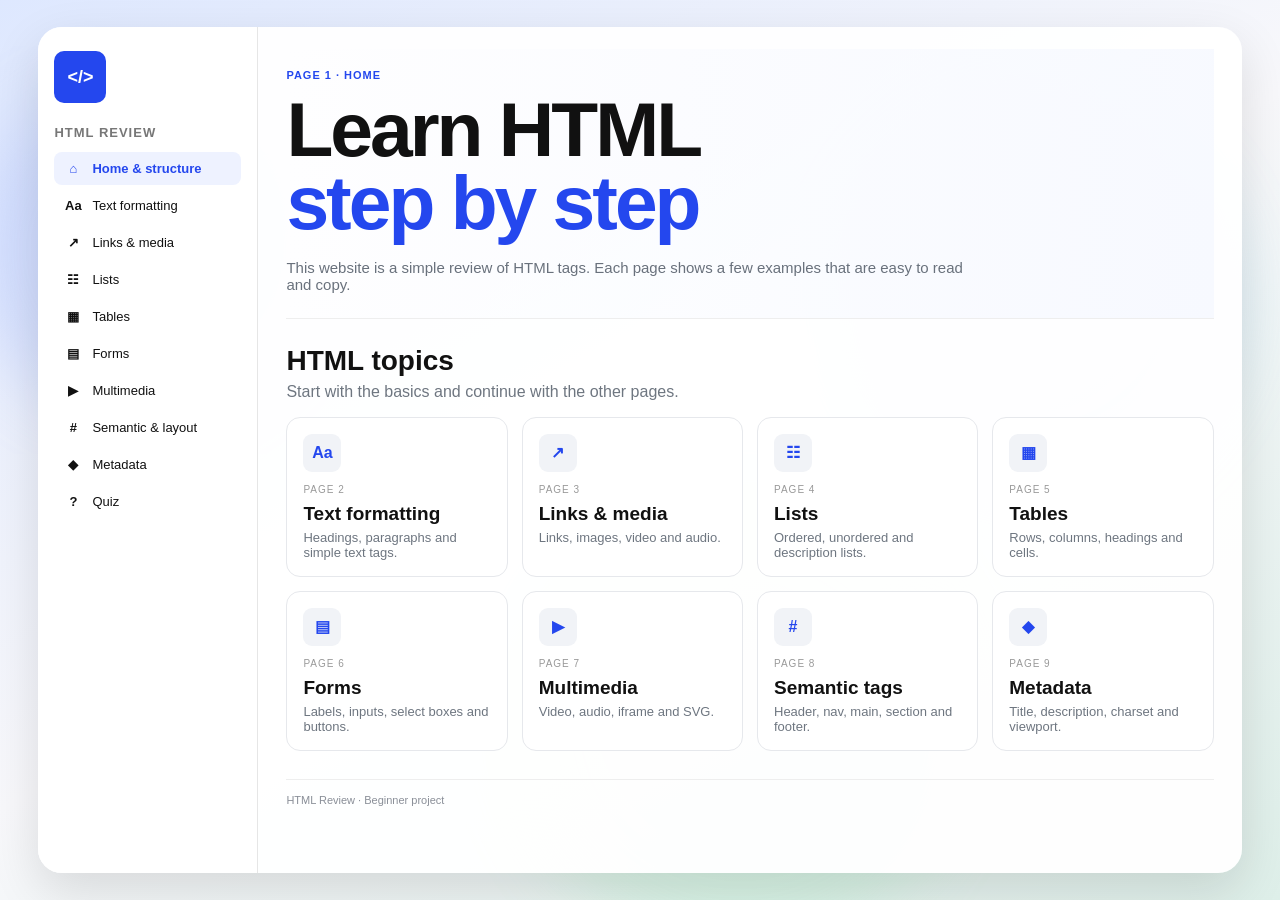
<file: index.html>
<!DOCTYPE html>
<html lang="en">
<head>
  <meta charset="UTF-8">
  <meta name="viewport" content="width=device-width, initial-scale=1.0">
  <meta name="description" content="Simple HTML review website for beginners.">
  <title>HTML Review - Home</title>
  <link rel="stylesheet" href="css/style.css">
</head>
<body>
  <div class="site">
    <aside class="sidebar">
      <a class="logo" href="index.html">&lt;/&gt;</a>
      <h2>HTML review</h2>
      <nav>
        <ul>
          <li><a class="nav-link active" href="index.html"><span class="icon">⌂</span>Home & structure</a></li>
          <li><a class="nav-link" href="formatting.html"><span class="icon">Aa</span>Text formatting</a></li>
          <li><a class="nav-link" href="links-media.html"><span class="icon">↗</span>Links & media</a></li>
          <li><a class="nav-link" href="lists.html"><span class="icon">☷</span>Lists</a></li>
          <li><a class="nav-link" href="tables.html"><span class="icon">▦</span>Tables</a></li>
          <li><a class="nav-link" href="forms.html"><span class="icon">▤</span>Forms</a></li>
          <li><a class="nav-link" href="multimedia.html"><span class="icon">▶</span>Multimedia</a></li>
          <li><a class="nav-link" href="semantic.html"><span class="icon">#</span>Semantic & layout</a></li>
          <li><a class="nav-link" href="metadata.html"><span class="icon">◆</span>Metadata</a></li>
          <li><a class="nav-link" href="quiz.html"><span class="icon">?</span>Quiz</a></li>
        </ul>
      </nav>
    </aside>
    <main>
      <div class="page">
        <section class="hero">
          <p class="eyebrow">Page 1 · Home</p>
          <h1>Learn HTML<br><span>step by step</span></h1>
          <p>This website is a simple review of HTML tags. Each page shows a few examples that are easy to read and copy.</p>
        </section>

        <div class="section-title">
          <h2>HTML topics</h2>
          <p>Start with the basics and continue with the other pages.</p>
        </div>

        <section class="cards">
          <a class="card" href="formatting.html">
            <div class="card-icon">Aa</div>
            <small>Page 2</small>
            <h3>Text formatting</h3>
            <p>Headings, paragraphs and simple text tags.</p>
          </a>
          <a class="card" href="links-media.html">
            <div class="card-icon">↗</div>
            <small>Page 3</small>
            <h3>Links & media</h3>
            <p>Links, images, video and audio.</p>
          </a>
          <a class="card" href="lists.html">
            <div class="card-icon">☷</div>
            <small>Page 4</small>
            <h3>Lists</h3>
            <p>Ordered, unordered and description lists.</p>
          </a>
          <a class="card" href="tables.html">
            <div class="card-icon">▦</div>
            <small>Page 5</small>
            <h3>Tables</h3>
            <p>Rows, columns, headings and cells.</p>
          </a>
          <a class="card" href="forms.html">
            <div class="card-icon">▤</div>
            <small>Page 6</small>
            <h3>Forms</h3>
            <p>Labels, inputs, select boxes and buttons.</p>
          </a>
          <a class="card" href="multimedia.html">
            <div class="card-icon">▶</div>
            <small>Page 7</small>
            <h3>Multimedia</h3>
            <p>Video, audio, iframe and SVG.</p>
          </a>
          <a class="card" href="semantic.html">
            <div class="card-icon">#</div>
            <small>Page 8</small>
            <h3>Semantic tags</h3>
            <p>Header, nav, main, section and footer.</p>
          </a>
          <a class="card" href="metadata.html">
            <div class="card-icon">◆</div>
            <small>Page 9</small>
            <h3>Metadata</h3>
            <p>Title, description, charset and viewport.</p>
          </a>
        </section>

        <footer>
          <span>HTML Review · Beginner project</span>
        </footer>
      </div>
    </main>
  </div>
</body>
</html>
</file>
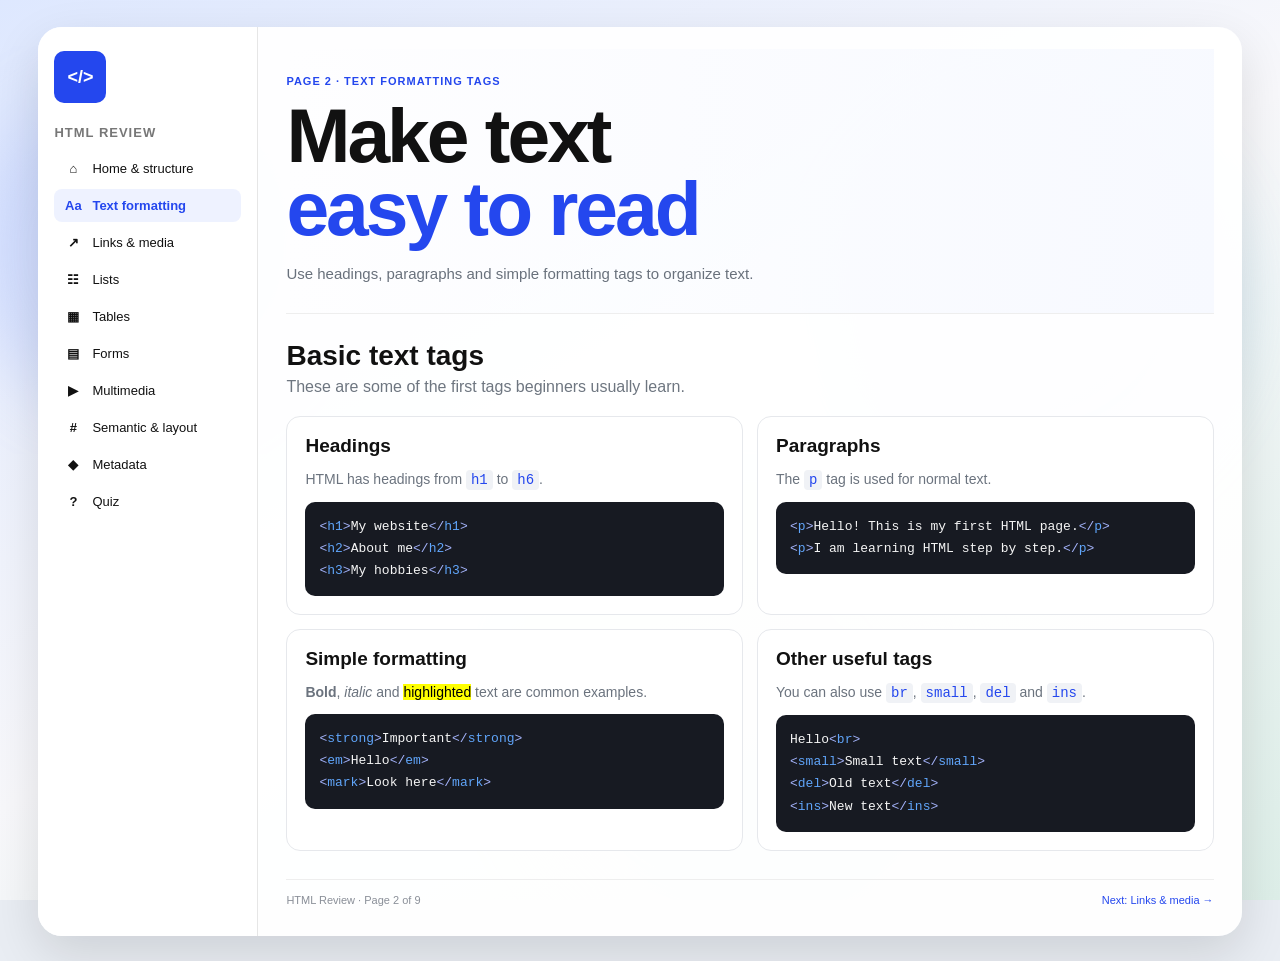
<file: formatting.html>
<!DOCTYPE html>
<html lang="en">
<head>
  <meta charset="UTF-8">
  <meta name="viewport" content="width=device-width, initial-scale=1.0">
  <meta name="description" content="HTML text formatting tags.">
  <title>HTML Review - Text formatting</title>
  <link rel="stylesheet" href="css/style.css">
</head>
<body>
  <div class="site">
    <aside class="sidebar">
      <a class="logo" href="index.html">&lt;/&gt;</a>
      <h2>HTML review</h2>
      <nav>
        <ul>
          <li><a class="nav-link" href="index.html"><span class="icon">⌂</span>Home & structure</a></li>
          <li><a class="nav-link active" href="formatting.html"><span class="icon">Aa</span>Text formatting</a></li>
          <li><a class="nav-link" href="links-media.html"><span class="icon">↗</span>Links & media</a></li>
          <li><a class="nav-link" href="lists.html"><span class="icon">☷</span>Lists</a></li>
          <li><a class="nav-link" href="tables.html"><span class="icon">▦</span>Tables</a></li>
          <li><a class="nav-link" href="forms.html"><span class="icon">▤</span>Forms</a></li>
          <li><a class="nav-link" href="multimedia.html"><span class="icon">▶</span>Multimedia</a></li>
          <li><a class="nav-link" href="semantic.html"><span class="icon">#</span>Semantic & layout</a></li>
          <li><a class="nav-link" href="metadata.html"><span class="icon">◆</span>Metadata</a></li>
          <li><a class="nav-link" href="quiz.html"><span class="icon">?</span>Quiz</a></li>
        </ul>
      </nav>
    </aside>
    <main>
      <div class="page">
        <section class="hero">
          <p class="eyebrow">Page 2 · Text formatting tags</p>
          <h1>Make text<br><span>easy to read</span></h1>
          <p>Use headings, paragraphs and simple formatting tags to organize text.</p>
        </section>

        <div class="section-title">
          <h2>Basic text tags</h2>
          <p>These are some of the first tags beginners usually learn.</p>
        </div>

        <div class="content-grid">
          <section class="panel">
            <h3>Headings</h3>
            <p>HTML has headings from <code class="inline">h1</code> to <code class="inline">h6</code>.</p>
<pre><code><span class="punct">&lt;</span><span class="tag">h1</span><span class="punct">&gt;</span>My website<span class="punct">&lt;/</span><span class="tag">h1</span><span class="punct">&gt;</span>
<span class="punct">&lt;</span><span class="tag">h2</span><span class="punct">&gt;</span>About me<span class="punct">&lt;/</span><span class="tag">h2</span><span class="punct">&gt;</span>
<span class="punct">&lt;</span><span class="tag">h3</span><span class="punct">&gt;</span>My hobbies<span class="punct">&lt;/</span><span class="tag">h3</span><span class="punct">&gt;</span></code></pre>
          </section>

          <section class="panel">
            <h3>Paragraphs</h3>
            <p>The <code class="inline">p</code> tag is used for normal text.</p>
<pre><code><span class="punct">&lt;</span><span class="tag">p</span><span class="punct">&gt;</span>Hello! This is my first HTML page.<span class="punct">&lt;/</span><span class="tag">p</span><span class="punct">&gt;</span>
<span class="punct">&lt;</span><span class="tag">p</span><span class="punct">&gt;</span>I am learning HTML step by step.<span class="punct">&lt;/</span><span class="tag">p</span><span class="punct">&gt;</span></code></pre>
          </section>

          <section class="panel">
            <h3>Simple formatting</h3>
            <p><strong>Bold</strong>, <em>italic</em> and <mark>highlighted</mark> text are common examples.</p>
<pre><code><span class="punct">&lt;</span><span class="tag">strong</span><span class="punct">&gt;</span>Important<span class="punct">&lt;/</span><span class="tag">strong</span><span class="punct">&gt;</span>
<span class="punct">&lt;</span><span class="tag">em</span><span class="punct">&gt;</span>Hello<span class="punct">&lt;/</span><span class="tag">em</span><span class="punct">&gt;</span>
<span class="punct">&lt;</span><span class="tag">mark</span><span class="punct">&gt;</span>Look here<span class="punct">&lt;/</span><span class="tag">mark</span><span class="punct">&gt;</span></code></pre>
          </section>

          <section class="panel">
            <h3>Other useful tags</h3>
            <p>You can also use <code class="inline">br</code>, <code class="inline">small</code>, <code class="inline">del</code> and <code class="inline">ins</code>.</p>
<pre><code>Hello<span class="punct">&lt;</span><span class="tag">br</span><span class="punct">&gt;</span>
<span class="punct">&lt;</span><span class="tag">small</span><span class="punct">&gt;</span>Small text<span class="punct">&lt;/</span><span class="tag">small</span><span class="punct">&gt;</span>
<span class="punct">&lt;</span><span class="tag">del</span><span class="punct">&gt;</span>Old text<span class="punct">&lt;/</span><span class="tag">del</span><span class="punct">&gt;</span>
<span class="punct">&lt;</span><span class="tag">ins</span><span class="punct">&gt;</span>New text<span class="punct">&lt;/</span><span class="tag">ins</span><span class="punct">&gt;</span></code></pre>
          </section>
        </div>
        <footer>
          <span>HTML Review · Page 2 of 9</span>
          <a href="links-media.html">Next: Links & media →</a>
        </footer>
      </div>
    </main>
  </div>
</body>
</html>
</file>
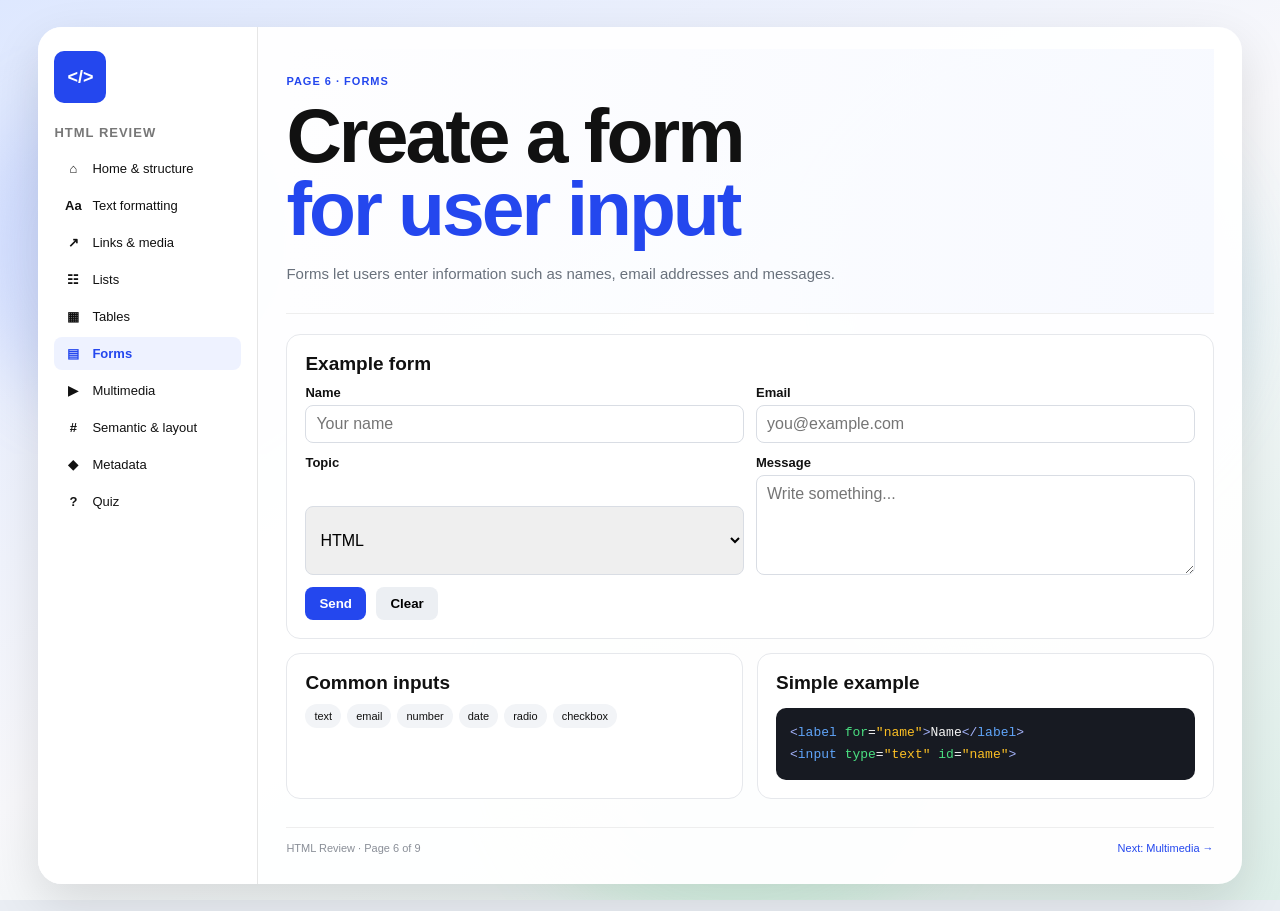
<file: forms.html>
<!DOCTYPE html>
<html lang="en">
<head>
  <meta charset="UTF-8">
  <meta name="viewport" content="width=device-width, initial-scale=1.0">
  <meta name="description" content="HTML forms review.">
  <title>HTML Review - Forms</title>
  <link rel="stylesheet" href="css/style.css">
</head>
<body>
  <div class="site">
    <aside class="sidebar">
      <a class="logo" href="index.html">&lt;/&gt;</a>
      <h2>HTML review</h2>
      <nav>
        <ul>
          <li><a class="nav-link" href="index.html"><span class="icon">⌂</span>Home & structure</a></li>
          <li><a class="nav-link" href="formatting.html"><span class="icon">Aa</span>Text formatting</a></li>
          <li><a class="nav-link" href="links-media.html"><span class="icon">↗</span>Links & media</a></li>
          <li><a class="nav-link" href="lists.html"><span class="icon">☷</span>Lists</a></li>
          <li><a class="nav-link" href="tables.html"><span class="icon">▦</span>Tables</a></li>
          <li><a class="nav-link active" href="forms.html"><span class="icon">▤</span>Forms</a></li>
          <li><a class="nav-link" href="multimedia.html"><span class="icon">▶</span>Multimedia</a></li>
          <li><a class="nav-link" href="semantic.html"><span class="icon">#</span>Semantic & layout</a></li>
          <li><a class="nav-link" href="metadata.html"><span class="icon">◆</span>Metadata</a></li>
          <li><a class="nav-link" href="quiz.html"><span class="icon">?</span>Quiz</a></li>
        </ul>
      </nav>
    </aside>
    <main>
      <div class="page">
        <section class="hero">
          <p class="eyebrow">Page 6 · Forms</p>
          <h1>Create a form<br><span>for user input</span></h1>
          <p>Forms let users enter information such as names, email addresses and messages.</p>
        </section>

        <div class="content-grid">
          <section class="panel full">
            <h3>Example form</h3>
            <form class="demo-form" action="#">
              <div class="field">
                <label for="name">Name</label>
                <input type="text" id="name" name="name" placeholder="Your name">
              </div>
              <div class="field">
                <label for="email">Email</label>
                <input type="email" id="email" name="email" placeholder="you@example.com">
              </div>
              <div class="field">
                <label for="topic">Topic</label>
                <select id="topic" name="topic">
                  <option>HTML</option>
                  <option>CSS</option>
                  <option>Forms</option>
                </select>
              </div>
              <div class="field">
                <label for="message">Message</label>
                <textarea id="message" name="message" placeholder="Write something..."></textarea>
              </div>
              <div class="buttons">
                <button class="primary" type="submit">Send</button>
                <button class="secondary" type="reset">Clear</button>
              </div>
            </form>
          </section>

          <section class="panel">
            <h3>Common inputs</h3>
            <div class="badges">
              <span class="badge">text</span>
              <span class="badge">email</span>
              <span class="badge">number</span>
              <span class="badge">date</span>
              <span class="badge">radio</span>
              <span class="badge">checkbox</span>
            </div>
          </section>

          <section class="panel">
            <h3>Simple example</h3>
<pre><code><span class="punct">&lt;</span><span class="tag">label</span> <span class="attr">for</span>=<span class="value">&quot;name&quot;</span><span class="punct">&gt;</span>Name<span class="punct">&lt;/</span><span class="tag">label</span><span class="punct">&gt;</span>
<span class="punct">&lt;</span><span class="tag">input</span> <span class="attr">type</span>=<span class="value">&quot;text&quot;</span> <span class="attr">id</span>=<span class="value">&quot;name&quot;</span><span class="punct">&gt;</span></code></pre>
          </section>
        </div>
        <footer>
          <span>HTML Review · Page 6 of 9</span>
          <a href="multimedia.html">Next: Multimedia →</a>
        </footer>
      </div>
    </main>
  </div>
</body>
</html>
</file>
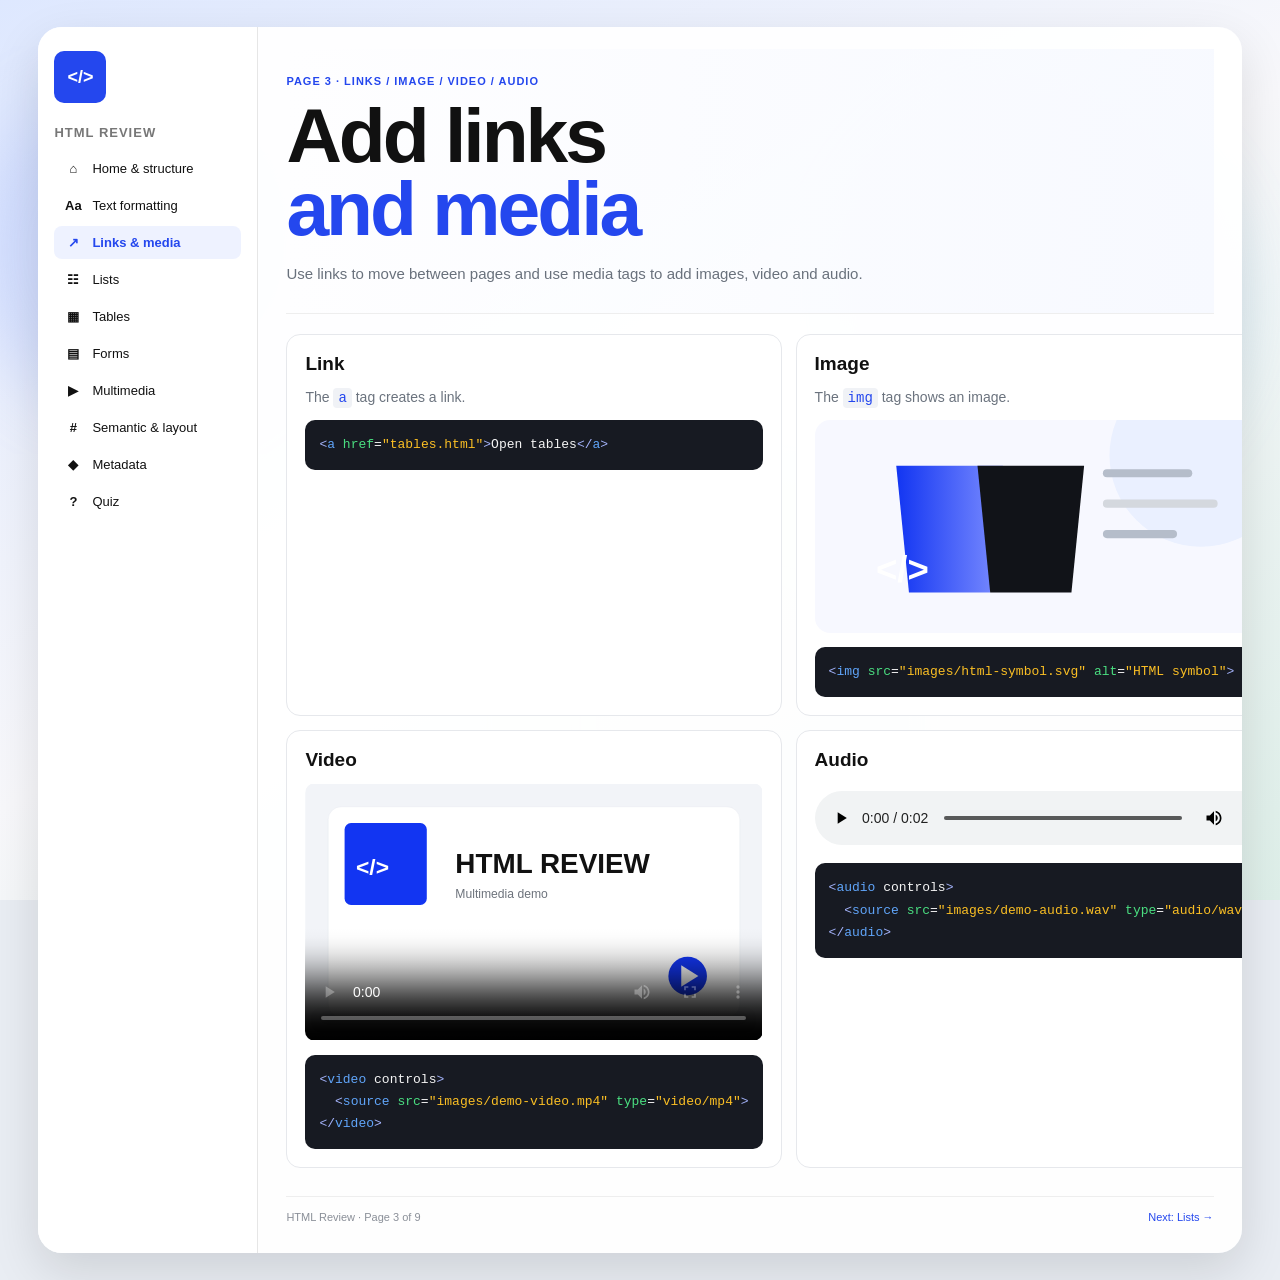
<file: links-media.html>
<!DOCTYPE html>
<html lang="en">
<head>
  <meta charset="UTF-8">
  <meta name="viewport" content="width=device-width, initial-scale=1.0">
  <meta name="description" content="HTML links, images, video and audio.">
  <title>HTML Review - Links & media</title>
  <link rel="stylesheet" href="css/style.css">
</head>
<body>
  <div class="site">
    <aside class="sidebar">
      <a class="logo" href="index.html">&lt;/&gt;</a>
      <h2>HTML review</h2>
      <nav>
        <ul>
          <li><a class="nav-link" href="index.html"><span class="icon">⌂</span>Home & structure</a></li>
          <li><a class="nav-link" href="formatting.html"><span class="icon">Aa</span>Text formatting</a></li>
          <li><a class="nav-link active" href="links-media.html"><span class="icon">↗</span>Links & media</a></li>
          <li><a class="nav-link" href="lists.html"><span class="icon">☷</span>Lists</a></li>
          <li><a class="nav-link" href="tables.html"><span class="icon">▦</span>Tables</a></li>
          <li><a class="nav-link" href="forms.html"><span class="icon">▤</span>Forms</a></li>
          <li><a class="nav-link" href="multimedia.html"><span class="icon">▶</span>Multimedia</a></li>
          <li><a class="nav-link" href="semantic.html"><span class="icon">#</span>Semantic & layout</a></li>
          <li><a class="nav-link" href="metadata.html"><span class="icon">◆</span>Metadata</a></li>
          <li><a class="nav-link" href="quiz.html"><span class="icon">?</span>Quiz</a></li>
        </ul>
      </nav>
    </aside>
    <main>
      <div class="page">
        <section class="hero">
          <p class="eyebrow">Page 3 · Links / image / video / audio</p>
          <h1>Add links<br><span>and media</span></h1>
          <p>Use links to move between pages and use media tags to add images, video and audio.</p>
        </section>

        <div class="content-grid">
          <section class="panel">
            <h3>Link</h3>
            <p>The <code class="inline">a</code> tag creates a link.</p>
<pre><code><span class="punct">&lt;</span><span class="tag">a</span> <span class="attr">href</span>=<span class="value">&quot;tables.html&quot;</span><span class="punct">&gt;</span>Open tables<span class="punct">&lt;/</span><span class="tag">a</span><span class="punct">&gt;</span></code></pre>
          </section>

          <section class="panel">
            <h3>Image</h3>
            <p>The <code class="inline">img</code> tag shows an image.</p>
            <img class="content-image" src="images/html-symbol.svg" alt="HTML symbol">
<pre><code><span class="punct">&lt;</span><span class="tag">img</span> <span class="attr">src</span>=<span class="value">&quot;images/html-symbol.svg&quot;</span> <span class="attr">alt</span>=<span class="value">&quot;HTML symbol&quot;</span><span class="punct">&gt;</span></code></pre>
          </section>

          <section class="panel">
            <h3>Video</h3>
            <video class="content-video" controls poster="images/video-poster.svg">
              <source src="images/demo-video.mp4" type="video/mp4">
            </video>
<pre><code><span class="punct">&lt;</span><span class="tag">video</span> controls<span class="punct">&gt;</span>
  <span class="punct">&lt;</span><span class="tag">source</span> <span class="attr">src</span>=<span class="value">&quot;images/demo-video.mp4&quot;</span> <span class="attr">type</span>=<span class="value">&quot;video/mp4&quot;</span><span class="punct">&gt;</span>
<span class="punct">&lt;/</span><span class="tag">video</span><span class="punct">&gt;</span></code></pre>
          </section>

          <section class="panel">
            <h3>Audio</h3>
            <audio class="audio" controls>
              <source src="images/demo-audio.wav" type="audio/wav">
            </audio>
<pre><code><span class="punct">&lt;</span><span class="tag">audio</span> controls<span class="punct">&gt;</span>
  <span class="punct">&lt;</span><span class="tag">source</span> <span class="attr">src</span>=<span class="value">&quot;images/demo-audio.wav&quot;</span> <span class="attr">type</span>=<span class="value">&quot;audio/wav&quot;</span><span class="punct">&gt;</span>
<span class="punct">&lt;/</span><span class="tag">audio</span><span class="punct">&gt;</span></code></pre>
          </section>
        </div>
        <footer>
          <span>HTML Review · Page 3 of 9</span>
          <a href="lists.html">Next: Lists →</a>
        </footer>
      </div>
    </main>
  </div>
</body>
</html>
</file>
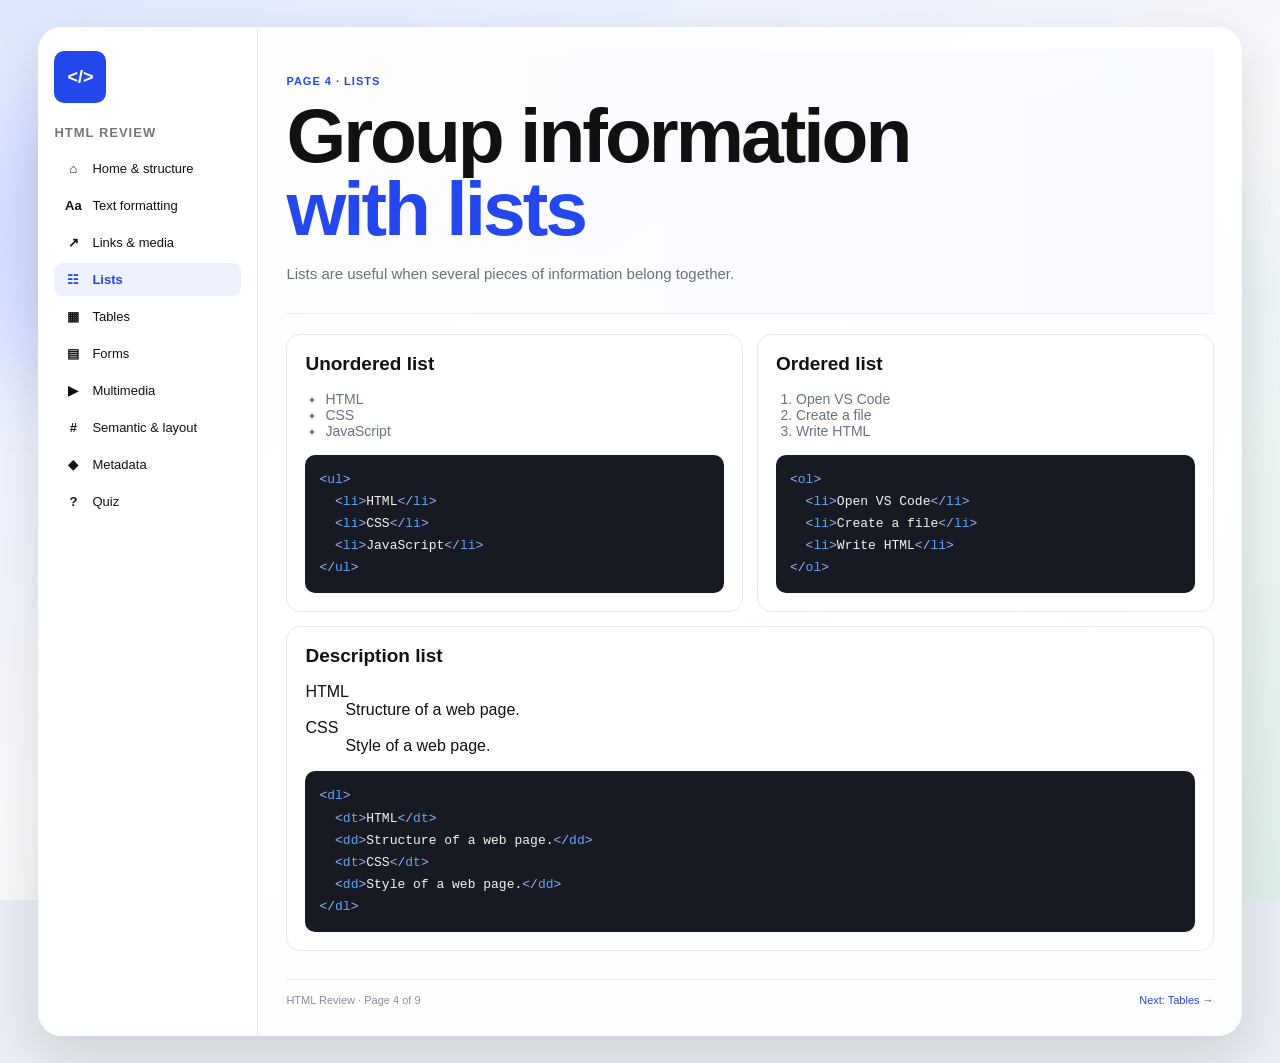
<file: lists.html>
<!DOCTYPE html>
<html lang="en">
<head>
  <meta charset="UTF-8">
  <meta name="viewport" content="width=device-width, initial-scale=1.0">
  <meta name="description" content="HTML lists review.">
  <title>HTML Review - Lists</title>
  <link rel="stylesheet" href="css/style.css">
</head>
<body>
  <div class="site">
    <aside class="sidebar">
      <a class="logo" href="index.html">&lt;/&gt;</a>
      <h2>HTML review</h2>
      <nav>
        <ul>
          <li><a class="nav-link" href="index.html"><span class="icon">⌂</span>Home & structure</a></li>
          <li><a class="nav-link" href="formatting.html"><span class="icon">Aa</span>Text formatting</a></li>
          <li><a class="nav-link" href="links-media.html"><span class="icon">↗</span>Links & media</a></li>
          <li><a class="nav-link active" href="lists.html"><span class="icon">☷</span>Lists</a></li>
          <li><a class="nav-link" href="tables.html"><span class="icon">▦</span>Tables</a></li>
          <li><a class="nav-link" href="forms.html"><span class="icon">▤</span>Forms</a></li>
          <li><a class="nav-link" href="multimedia.html"><span class="icon">▶</span>Multimedia</a></li>
          <li><a class="nav-link" href="semantic.html"><span class="icon">#</span>Semantic & layout</a></li>
          <li><a class="nav-link" href="metadata.html"><span class="icon">◆</span>Metadata</a></li>
          <li><a class="nav-link" href="quiz.html"><span class="icon">?</span>Quiz</a></li>
        </ul>
      </nav>
    </aside>
    <main>
      <div class="page">
        <section class="hero">
          <p class="eyebrow">Page 4 · Lists</p>
          <h1>Group information<br><span>with lists</span></h1>
          <p>Lists are useful when several pieces of information belong together.</p>
        </section>

        <div class="content-grid">
          <section class="panel">
            <h3>Unordered list</h3>
            <ul>
              <li>HTML</li>
              <li>CSS</li>
              <li>JavaScript</li>
            </ul>
<pre><code><span class="punct">&lt;</span><span class="tag">ul</span><span class="punct">&gt;</span>
  <span class="punct">&lt;</span><span class="tag">li</span><span class="punct">&gt;</span>HTML<span class="punct">&lt;/</span><span class="tag">li</span><span class="punct">&gt;</span>
  <span class="punct">&lt;</span><span class="tag">li</span><span class="punct">&gt;</span>CSS<span class="punct">&lt;/</span><span class="tag">li</span><span class="punct">&gt;</span>
  <span class="punct">&lt;</span><span class="tag">li</span><span class="punct">&gt;</span>JavaScript<span class="punct">&lt;/</span><span class="tag">li</span><span class="punct">&gt;</span>
<span class="punct">&lt;/</span><span class="tag">ul</span><span class="punct">&gt;</span></code></pre>
          </section>

          <section class="panel">
            <h3>Ordered list</h3>
            <ol>
              <li>Open VS Code</li>
              <li>Create a file</li>
              <li>Write HTML</li>
            </ol>
<pre><code><span class="punct">&lt;</span><span class="tag">ol</span><span class="punct">&gt;</span>
  <span class="punct">&lt;</span><span class="tag">li</span><span class="punct">&gt;</span>Open VS Code<span class="punct">&lt;/</span><span class="tag">li</span><span class="punct">&gt;</span>
  <span class="punct">&lt;</span><span class="tag">li</span><span class="punct">&gt;</span>Create a file<span class="punct">&lt;/</span><span class="tag">li</span><span class="punct">&gt;</span>
  <span class="punct">&lt;</span><span class="tag">li</span><span class="punct">&gt;</span>Write HTML<span class="punct">&lt;/</span><span class="tag">li</span><span class="punct">&gt;</span>
<span class="punct">&lt;/</span><span class="tag">ol</span><span class="punct">&gt;</span></code></pre>
          </section>

          <section class="panel full">
            <h3>Description list</h3>
            <dl>
              <dt>HTML</dt>
              <dd>Structure of a web page.</dd>
              <dt>CSS</dt>
              <dd>Style of a web page.</dd>
            </dl>
<pre><code><span class="punct">&lt;</span><span class="tag">dl</span><span class="punct">&gt;</span>
  <span class="punct">&lt;</span><span class="tag">dt</span><span class="punct">&gt;</span>HTML<span class="punct">&lt;/</span><span class="tag">dt</span><span class="punct">&gt;</span>
  <span class="punct">&lt;</span><span class="tag">dd</span><span class="punct">&gt;</span>Structure of a web page.<span class="punct">&lt;/</span><span class="tag">dd</span><span class="punct">&gt;</span>
  <span class="punct">&lt;</span><span class="tag">dt</span><span class="punct">&gt;</span>CSS<span class="punct">&lt;/</span><span class="tag">dt</span><span class="punct">&gt;</span>
  <span class="punct">&lt;</span><span class="tag">dd</span><span class="punct">&gt;</span>Style of a web page.<span class="punct">&lt;/</span><span class="tag">dd</span><span class="punct">&gt;</span>
<span class="punct">&lt;/</span><span class="tag">dl</span><span class="punct">&gt;</span></code></pre>
          </section>
        </div>
        <footer>
          <span>HTML Review · Page 4 of 9</span>
          <a href="tables.html">Next: Tables →</a>
        </footer>
      </div>
    </main>
  </div>
</body>
</html>
</file>
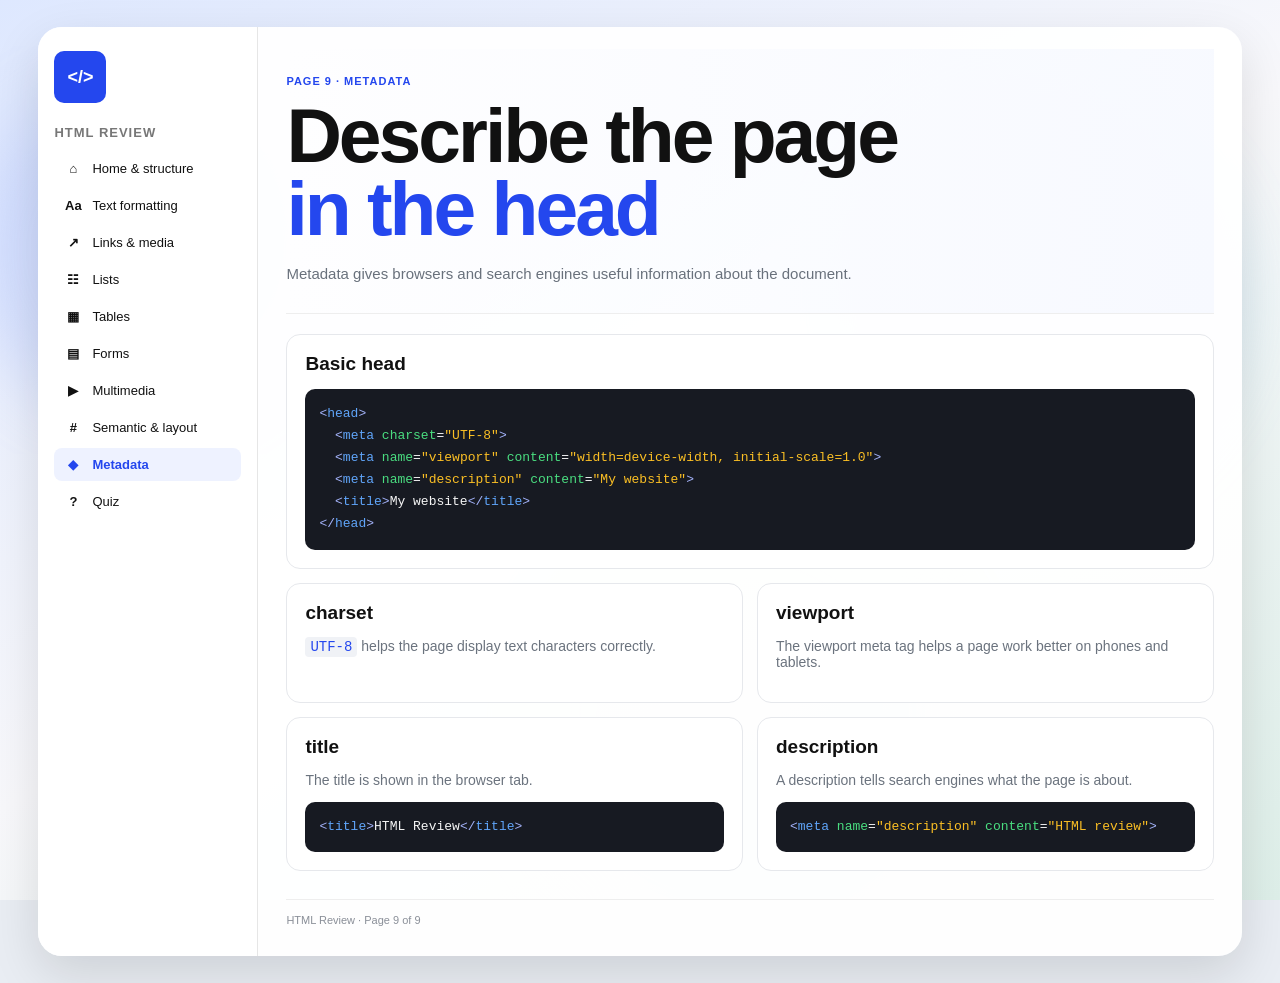
<file: metadata.html>
<!DOCTYPE html>
<html lang="en">
<head>
  <meta charset="UTF-8">
  <meta name="viewport" content="width=device-width, initial-scale=1.0">
  <meta name="description" content="HTML metadata review.">
  <title>HTML Review - Metadata</title>
  <link rel="stylesheet" href="css/style.css">
</head>
<body>
  <div class="site">
    <aside class="sidebar">
      <a class="logo" href="index.html">&lt;/&gt;</a>
      <h2>HTML review</h2>
      <nav>
        <ul>
          <li><a class="nav-link" href="index.html"><span class="icon">⌂</span>Home & structure</a></li>
          <li><a class="nav-link" href="formatting.html"><span class="icon">Aa</span>Text formatting</a></li>
          <li><a class="nav-link" href="links-media.html"><span class="icon">↗</span>Links & media</a></li>
          <li><a class="nav-link" href="lists.html"><span class="icon">☷</span>Lists</a></li>
          <li><a class="nav-link" href="tables.html"><span class="icon">▦</span>Tables</a></li>
          <li><a class="nav-link" href="forms.html"><span class="icon">▤</span>Forms</a></li>
          <li><a class="nav-link" href="multimedia.html"><span class="icon">▶</span>Multimedia</a></li>
          <li><a class="nav-link" href="semantic.html"><span class="icon">#</span>Semantic & layout</a></li>
          <li><a class="nav-link active" href="metadata.html"><span class="icon">◆</span>Metadata</a></li>
          <li><a class="nav-link" href="quiz.html"><span class="icon">?</span>Quiz</a></li>
        </ul>
      </nav>
    </aside>
    <main>
      <div class="page">
        <section class="hero">
          <p class="eyebrow">Page 9 · Metadata</p>
          <h1>Describe the page<br><span>in the head</span></h1>
          <p>Metadata gives browsers and search engines useful information about the document.</p>
        </section>

        <div class="content-grid">
          <section class="panel full">
            <h3>Basic head</h3>
<pre><code><span class="punct">&lt;</span><span class="tag">head</span><span class="punct">&gt;</span>
  <span class="punct">&lt;</span><span class="tag">meta</span> <span class="attr">charset</span>=<span class="value">&quot;UTF-8&quot;</span><span class="punct">&gt;</span>
  <span class="punct">&lt;</span><span class="tag">meta</span> <span class="attr">name</span>=<span class="value">&quot;viewport&quot;</span> <span class="attr">content</span>=<span class="value">&quot;width=device-width, initial-scale=1.0&quot;</span><span class="punct">&gt;</span>
  <span class="punct">&lt;</span><span class="tag">meta</span> <span class="attr">name</span>=<span class="value">&quot;description&quot;</span> <span class="attr">content</span>=<span class="value">&quot;My website&quot;</span><span class="punct">&gt;</span>
  <span class="punct">&lt;</span><span class="tag">title</span><span class="punct">&gt;</span>My website<span class="punct">&lt;/</span><span class="tag">title</span><span class="punct">&gt;</span>
<span class="punct">&lt;/</span><span class="tag">head</span><span class="punct">&gt;</span></code></pre>
          </section>

          <section class="panel">
            <h3>charset</h3>
            <p><code class="inline">UTF-8</code> helps the page display text characters correctly.</p>
          </section>

          <section class="panel">
            <h3>viewport</h3>
            <p>The viewport meta tag helps a page work better on phones and tablets.</p>
          </section>

          <section class="panel">
            <h3>title</h3>
            <p>The title is shown in the browser tab.</p>
<pre><code><span class="punct">&lt;</span><span class="tag">title</span><span class="punct">&gt;</span>HTML Review<span class="punct">&lt;/</span><span class="tag">title</span><span class="punct">&gt;</span></code></pre>
          </section>

          <section class="panel">
            <h3>description</h3>
            <p>A description tells search engines what the page is about.</p>
<pre><code><span class="punct">&lt;</span><span class="tag">meta</span> <span class="attr">name</span>=<span class="value">&quot;description&quot;</span> <span class="attr">content</span>=<span class="value">&quot;HTML review&quot;</span><span class="punct">&gt;</span></code></pre>
          </section>
        </div>
        <footer>
          <span>HTML Review · Page 9 of 9</span>
          
        </footer>
      </div>
    </main>
  </div>
</body>
</html>
</file>
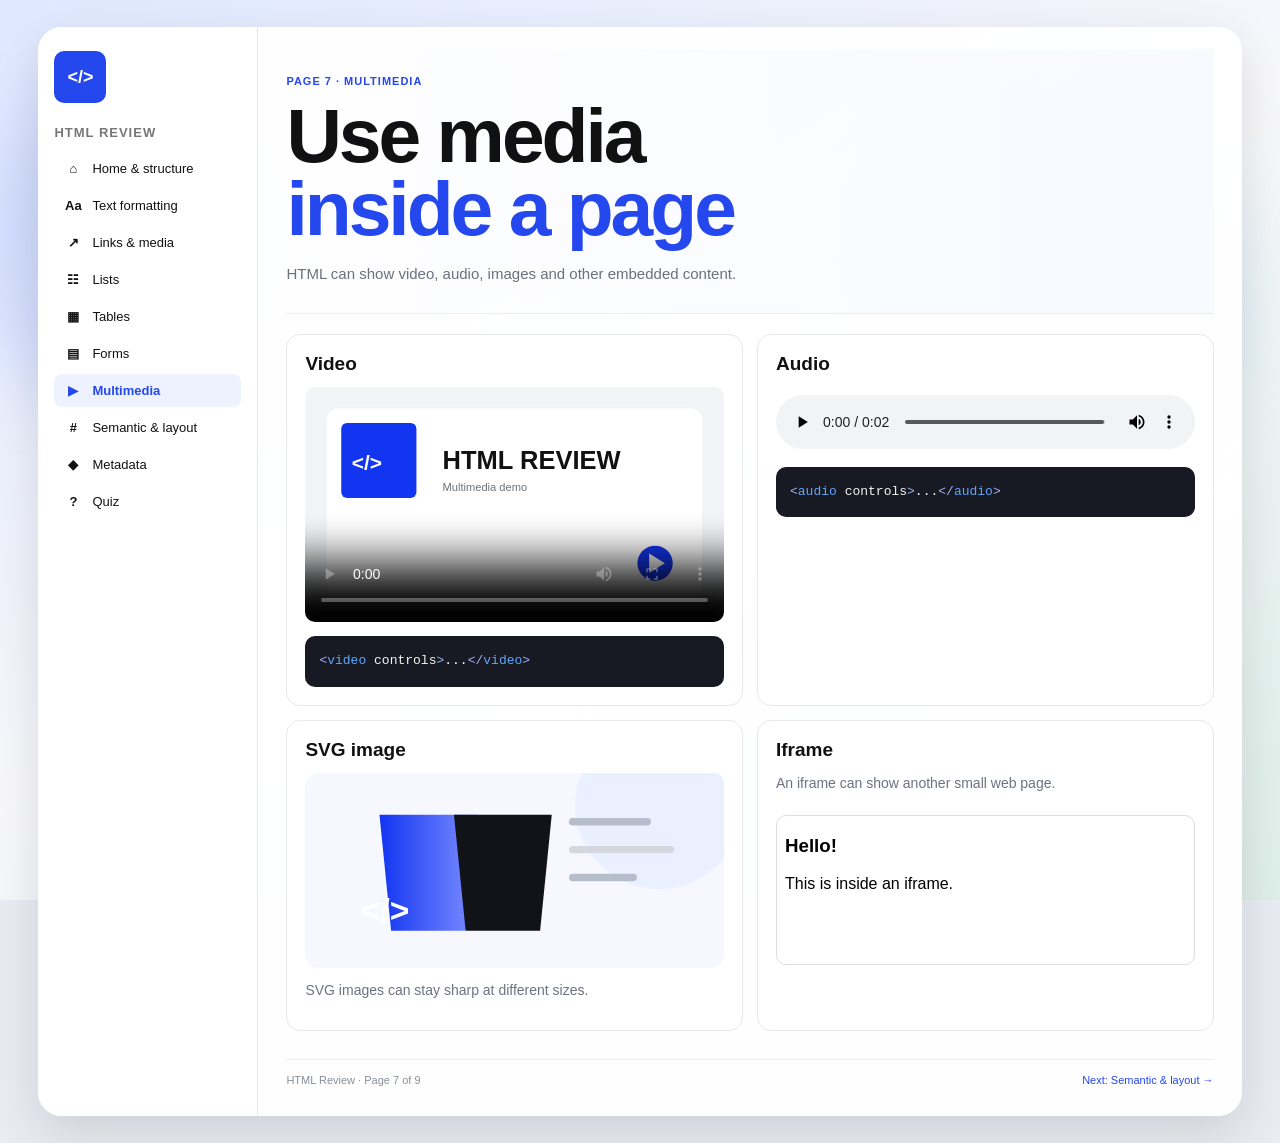
<file: multimedia.html>
<!DOCTYPE html>
<html lang="en">
<head>
  <meta charset="UTF-8">
  <meta name="viewport" content="width=device-width, initial-scale=1.0">
  <meta name="description" content="HTML multimedia review.">
  <title>HTML Review - Multimedia</title>
  <link rel="stylesheet" href="css/style.css">
</head>
<body>
  <div class="site">
    <aside class="sidebar">
      <a class="logo" href="index.html">&lt;/&gt;</a>
      <h2>HTML review</h2>
      <nav>
        <ul>
          <li><a class="nav-link" href="index.html"><span class="icon">⌂</span>Home & structure</a></li>
          <li><a class="nav-link" href="formatting.html"><span class="icon">Aa</span>Text formatting</a></li>
          <li><a class="nav-link" href="links-media.html"><span class="icon">↗</span>Links & media</a></li>
          <li><a class="nav-link" href="lists.html"><span class="icon">☷</span>Lists</a></li>
          <li><a class="nav-link" href="tables.html"><span class="icon">▦</span>Tables</a></li>
          <li><a class="nav-link" href="forms.html"><span class="icon">▤</span>Forms</a></li>
          <li><a class="nav-link active" href="multimedia.html"><span class="icon">▶</span>Multimedia</a></li>
          <li><a class="nav-link" href="semantic.html"><span class="icon">#</span>Semantic & layout</a></li>
          <li><a class="nav-link" href="metadata.html"><span class="icon">◆</span>Metadata</a></li>
          <li><a class="nav-link" href="quiz.html"><span class="icon">?</span>Quiz</a></li>
        </ul>
      </nav>
    </aside>
    <main>
      <div class="page">
        <section class="hero">
          <p class="eyebrow">Page 7 · Multimedia</p>
          <h1>Use media<br><span>inside a page</span></h1>
          <p>HTML can show video, audio, images and other embedded content.</p>
        </section>

        <div class="content-grid">
          <section class="panel">
            <h3>Video</h3>
            <video class="content-video" controls poster="images/video-poster.svg">
              <source src="images/demo-video.mp4" type="video/mp4">
            </video>
<pre><code><span class="punct">&lt;</span><span class="tag">video</span> controls<span class="punct">&gt;</span>...<span class="punct">&lt;/</span><span class="tag">video</span><span class="punct">&gt;</span></code></pre>
          </section>

          <section class="panel">
            <h3>Audio</h3>
            <audio class="audio" controls>
              <source src="images/demo-audio.wav" type="audio/wav">
            </audio>
<pre><code><span class="punct">&lt;</span><span class="tag">audio</span> controls<span class="punct">&gt;</span>...<span class="punct">&lt;/</span><span class="tag">audio</span><span class="punct">&gt;</span></code></pre>
          </section>

          <section class="panel">
            <h3>SVG image</h3>
            <img class="content-image" src="images/html-symbol.svg" alt="HTML symbol">
            <p>SVG images can stay sharp at different sizes.</p>
          </section>

          <section class="panel">
            <h3>Iframe</h3>
            <p>An iframe can show another small web page.</p>
            <iframe title="Small example" srcdoc="<h3 style='font-family:Arial'>Hello!</h3><p style='font-family:Arial'>This is inside an iframe.</p>"></iframe>
          </section>
        </div>
        <footer>
          <span>HTML Review · Page 7 of 9</span>
          <a href="semantic.html">Next: Semantic & layout →</a>
        </footer>
      </div>
    </main>
  </div>
</body>
</html>
</file>
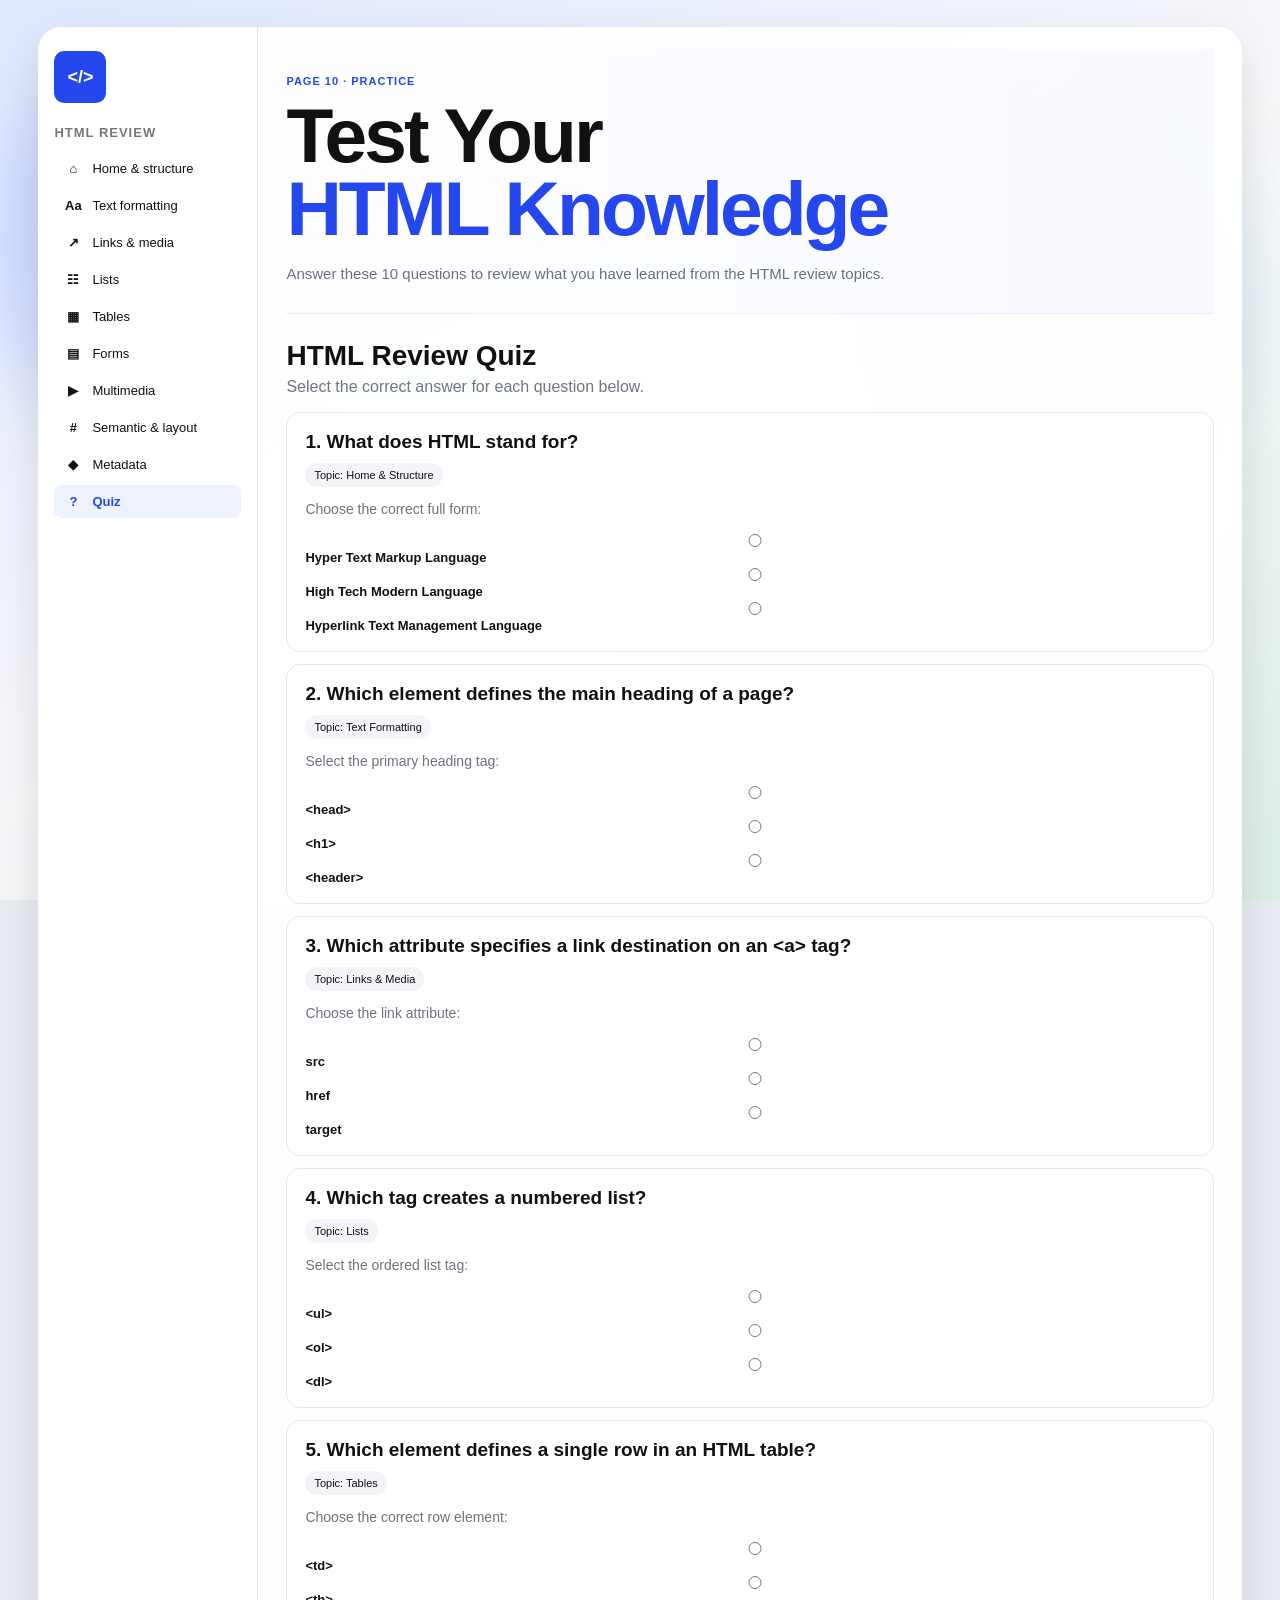
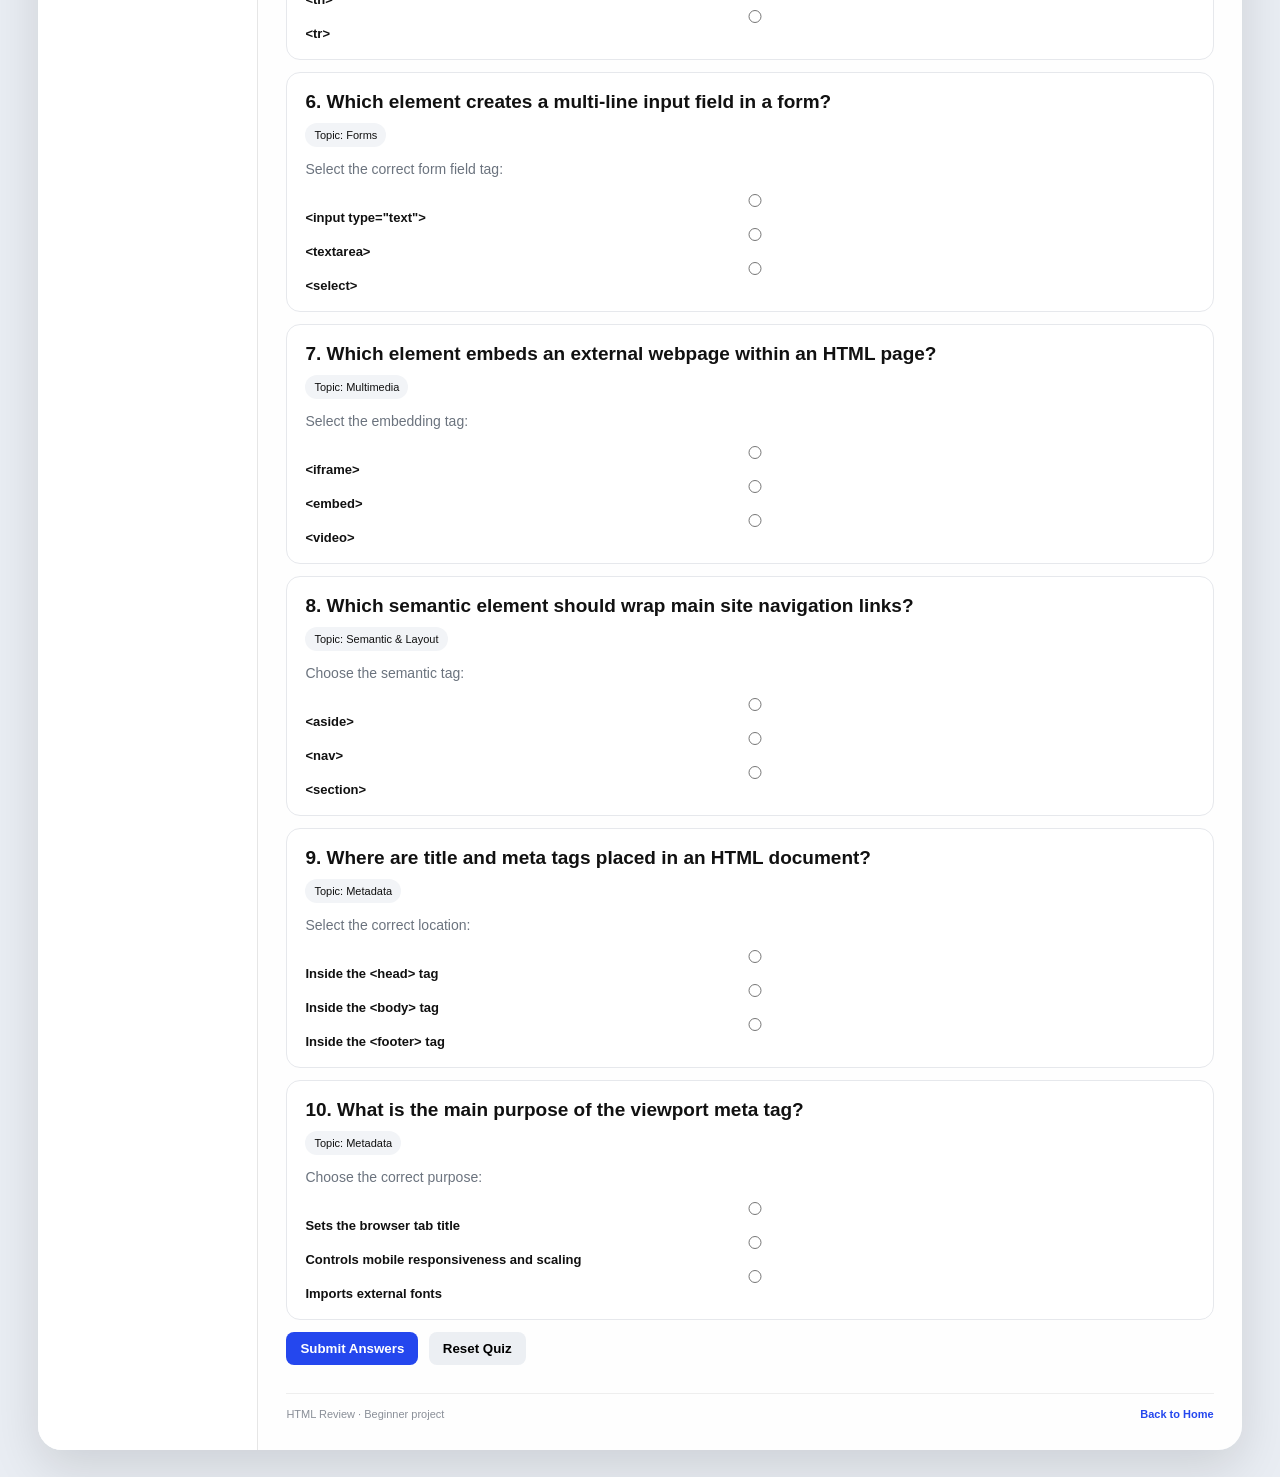
<file: quiz.html>
<!DOCTYPE html>
<html lang="en">
<head>
  <meta charset="UTF-8">
  <meta name="viewport" content="width=device-width, initial-scale=1.0">
  <meta name="description" content="HTML Knowledge Quiz Review.">
  <title>HTML Review - Quiz</title>
  <link rel="stylesheet" href="css/style.css">
</head>
<body>
  <div class="site">
    <aside class="sidebar">
      <a class="logo" href="index.html">&lt;/&gt;</a>
      <h2>HTML review</h2>
      <nav>
        <ul>
          <li><a class="nav-link" href="index.html"><span class="icon">⌂</span>Home &amp; structure</a></li>
          <li><a class="nav-link" href="formatting.html"><span class="icon">Aa</span>Text formatting</a></li>
          <li><a class="nav-link" href="links-media.html"><span class="icon">↗</span>Links &amp; media</a></li>
          <li><a class="nav-link" href="lists.html"><span class="icon">☷</span>Lists</a></li>
          <li><a class="nav-link" href="tables.html"><span class="icon">▦</span>Tables</a></li>
          <li><a class="nav-link" href="forms.html"><span class="icon">▤</span>Forms</a></li>
          <li><a class="nav-link" href="multimedia.html"><span class="icon">▶</span>Multimedia</a></li>
          <li><a class="nav-link" href="semantic.html"><span class="icon">#</span>Semantic &amp; layout</a></li>
          <li><a class="nav-link" href="metadata.html"><span class="icon">◆</span>Metadata</a></li>
          <li><a class="nav-link active" href="quiz.html"><span class="icon">?</span>Quiz</a></li>
        </ul>
      </nav>
    </aside>

    <main>
      <div class="page">
        <section class="hero">
          <p class="eyebrow">Page 10 · Practice</p>
          <h1>Test Your<br><span>HTML Knowledge</span></h1>
          <p>Answer these 10 questions to review what you have learned from the HTML review topics.</p>
        </section>

        <div class="section-title">
          <h2>HTML Review Quiz</h2>
          <p>Select the correct answer for each question below.</p>
        </div>

        <form id="quiz-form" class="demo-form" action="#" method="get">

          <div class="panel full">
            <h3>1. What does HTML stand for?</h3>
            <div class="badges">
              <span class="badge">Topic: Home &amp; Structure</span>
            </div>
            <p>Choose the correct full form:</p>
            <div class="field">
              <label><input type="radio" name="q1" value="A"> Hyper Text Markup Language</label>
            </div>
            <div class="field">
              <label><input type="radio" name="q1" value="B"> High Tech Modern Language</label>
            </div>
            <div class="field">
              <label><input type="radio" name="q1" value="C"> Hyperlink Text Management Language</label>
            </div>
          </div>

          <div class="panel full">
            <h3>2. Which element defines the main heading of a page?</h3>
            <div class="badges">
              <span class="badge">Topic: Text Formatting</span>
            </div>
            <p>Select the primary heading tag:</p>
            <div class="field">
              <label><input type="radio" name="q2" value="A"> &lt;head&gt;</label>
            </div>
            <div class="field">
              <label><input type="radio" name="q2" value="B"> &lt;h1&gt;</label>
            </div>
            <div class="field">
              <label><input type="radio" name="q2" value="C"> &lt;header&gt;</label>
            </div>
          </div>

          <div class="panel full">
            <h3>3. Which attribute specifies a link destination on an &lt;a&gt; tag?</h3>
            <div class="badges">
              <span class="badge">Topic: Links &amp; Media</span>
            </div>
            <p>Choose the link attribute:</p>
            <div class="field">
              <label><input type="radio" name="q3" value="A"> src</label>
            </div>
            <div class="field">
              <label><input type="radio" name="q3" value="B"> href</label>
            </div>
            <div class="field">
              <label><input type="radio" name="q3" value="C"> target</label>
            </div>
          </div>

          <div class="panel full">
            <h3>4. Which tag creates a numbered list?</h3>
            <div class="badges">
              <span class="badge">Topic: Lists</span>
            </div>
            <p>Select the ordered list tag:</p>
            <div class="field">
              <label><input type="radio" name="q4" value="A"> &lt;ul&gt;</label>
            </div>
            <div class="field">
              <label><input type="radio" name="q4" value="B"> &lt;ol&gt;</label>
            </div>
            <div class="field">
              <label><input type="radio" name="q4" value="C"> &lt;dl&gt;</label>
            </div>
          </div>

          <div class="panel full">
            <h3>5. Which element defines a single row in an HTML table?</h3>
            <div class="badges">
              <span class="badge">Topic: Tables</span>
            </div>
            <p>Choose the correct row element:</p>
            <div class="field">
              <label><input type="radio" name="q5" value="A"> &lt;td&gt;</label>
            </div>
            <div class="field">
              <label><input type="radio" name="q5" value="B"> &lt;th&gt;</label>
            </div>
            <div class="field">
              <label><input type="radio" name="q5" value="C"> &lt;tr&gt;</label>
            </div>
          </div>

          <div class="panel full">
            <h3>6. Which element creates a multi-line input field in a form?</h3>
            <div class="badges">
              <span class="badge">Topic: Forms</span>
            </div>
            <p>Select the correct form field tag:</p>
            <div class="field">
              <label><input type="radio" name="q6" value="A"> &lt;input type="text"&gt;</label>
            </div>
            <div class="field">
              <label><input type="radio" name="q6" value="B"> &lt;textarea&gt;</label>
            </div>
            <div class="field">
              <label><input type="radio" name="q6" value="C"> &lt;select&gt;</label>
            </div>
          </div>

          <div class="panel full">
            <h3>7. Which element embeds an external webpage within an HTML page?</h3>
            <div class="badges">
              <span class="badge">Topic: Multimedia</span>
            </div>
            <p>Select the embedding tag:</p>
            <div class="field">
              <label><input type="radio" name="q7" value="A"> &lt;iframe&gt;</label>
            </div>
            <div class="field">
              <label><input type="radio" name="q7" value="B"> &lt;embed&gt;</label>
            </div>
            <div class="field">
              <label><input type="radio" name="q7" value="C"> &lt;video&gt;</label>
            </div>
          </div>

          <div class="panel full">
            <h3>8. Which semantic element should wrap main site navigation links?</h3>
            <div class="badges">
              <span class="badge">Topic: Semantic &amp; Layout</span>
            </div>
            <p>Choose the semantic tag:</p>
            <div class="field">
              <label><input type="radio" name="q8" value="A"> &lt;aside&gt;</label>
            </div>
            <div class="field">
              <label><input type="radio" name="q8" value="B"> &lt;nav&gt;</label>
            </div>
            <div class="field">
              <label><input type="radio" name="q8" value="C"> &lt;section&gt;</label>
            </div>
          </div>

          <div class="panel full">
            <h3>9. Where are title and meta tags placed in an HTML document?</h3>
            <div class="badges">
              <span class="badge">Topic: Metadata</span>
            </div>
            <p>Select the correct location:</p>
            <div class="field">
              <label><input type="radio" name="q9" value="A"> Inside the &lt;head&gt; tag</label>
            </div>
            <div class="field">
              <label><input type="radio" name="q9" value="B"> Inside the &lt;body&gt; tag</label>
            </div>
            <div class="field">
              <label><input type="radio" name="q9" value="C"> Inside the &lt;footer&gt; tag</label>
            </div>
          </div>

          <div class="panel full">
            <h3>10. What is the main purpose of the viewport meta tag?</h3>
            <div class="badges">
              <span class="badge">Topic: Metadata</span>
            </div>
            <p>Choose the correct purpose:</p>
            <div class="field">
              <label><input type="radio" name="q10" value="A"> Sets the browser tab title</label>
            </div>
            <div class="field">
              <label><input type="radio" name="q10" value="B"> Controls mobile responsiveness and scaling</label>
            </div>
            <div class="field">
              <label><input type="radio" name="q10" value="C"> Imports external fonts</label>
            </div>
          </div>

          <div id="results-container" class="panel full" hidden>
            <!-- Сюда с помощью JavaScript будут вставляться результаты -->
          </div>

          <div class="buttons">
            <button type="submit" class="primary">Submit Answers</button>
            <button type="reset" class="secondary" id="reset-btn">Reset Quiz</button>
          </div>

        </form>

        <footer>
          <span>HTML Review · Beginner project</span>
          <a class="link" href="index.html">Back to Home</a>
        </footer>
      </div>
    </main>
  </div>

  <script>
    // Правильные ответы на тест
    const correctAnswers = {
      q1: "A",
      q2: "B",
      q3: "B",
      q4: "B",
      q5: "C",
      q6: "B",
      q7: "A",
      q8: "B",
      q9: "A",
      q10: "B"
    };

    const form = document.getElementById('quiz-form');
    const resultsContainer = document.getElementById('results-container');
    const resetBtn = document.getElementById('reset-btn');

    form.addEventListener('submit', function(event) {
      event.preventDefault(); // Останавливаем перезагрузку страницы

      let score = 0;
      let totalQuestions = 10;
      let answered = 0;

      // Получаем все данные из формы
      const formData = new FormData(form);

      // Проверяем ответы
      for (let question in correctAnswers) {
        let userAnswer = formData.get(question);
        if (userAnswer) {
          answered++;
          if (userAnswer === correctAnswers[question]) {
            score++;
          }
        }
      }

      const incorrect = answered - score;
      const unanswered = totalQuestions - answered;

      // Формируем блок с результатами, используя существующие CSS-классы
      resultsContainer.innerHTML = `
        <h3>Quiz Results 🎯</h3>
        <p><strong>Correct answers:</strong> ${score}</p>
        <p><strong>Incorrect answers:</strong> ${incorrect}</p>
        ${unanswered > 0 ? `<p><strong>Unanswered:</strong> ${unanswered}</p>` : ''}
        <br>
        <p>You scored <strong>${score} out of 10!</strong></p>
      `;

      resultsContainer.hidden = false;
      
      // Плавная прокрутка к результатам
      resultsContainer.scrollIntoView({ behavior: "smooth", block: "center" });
    });

    // Очистка результатов при нажатии на Reset
    resetBtn.addEventListener('click', function() {
      resultsContainer.hidden = true;
      resultsContainer.innerHTML = '';
    });
  </script>
</body>
</html>
</file>
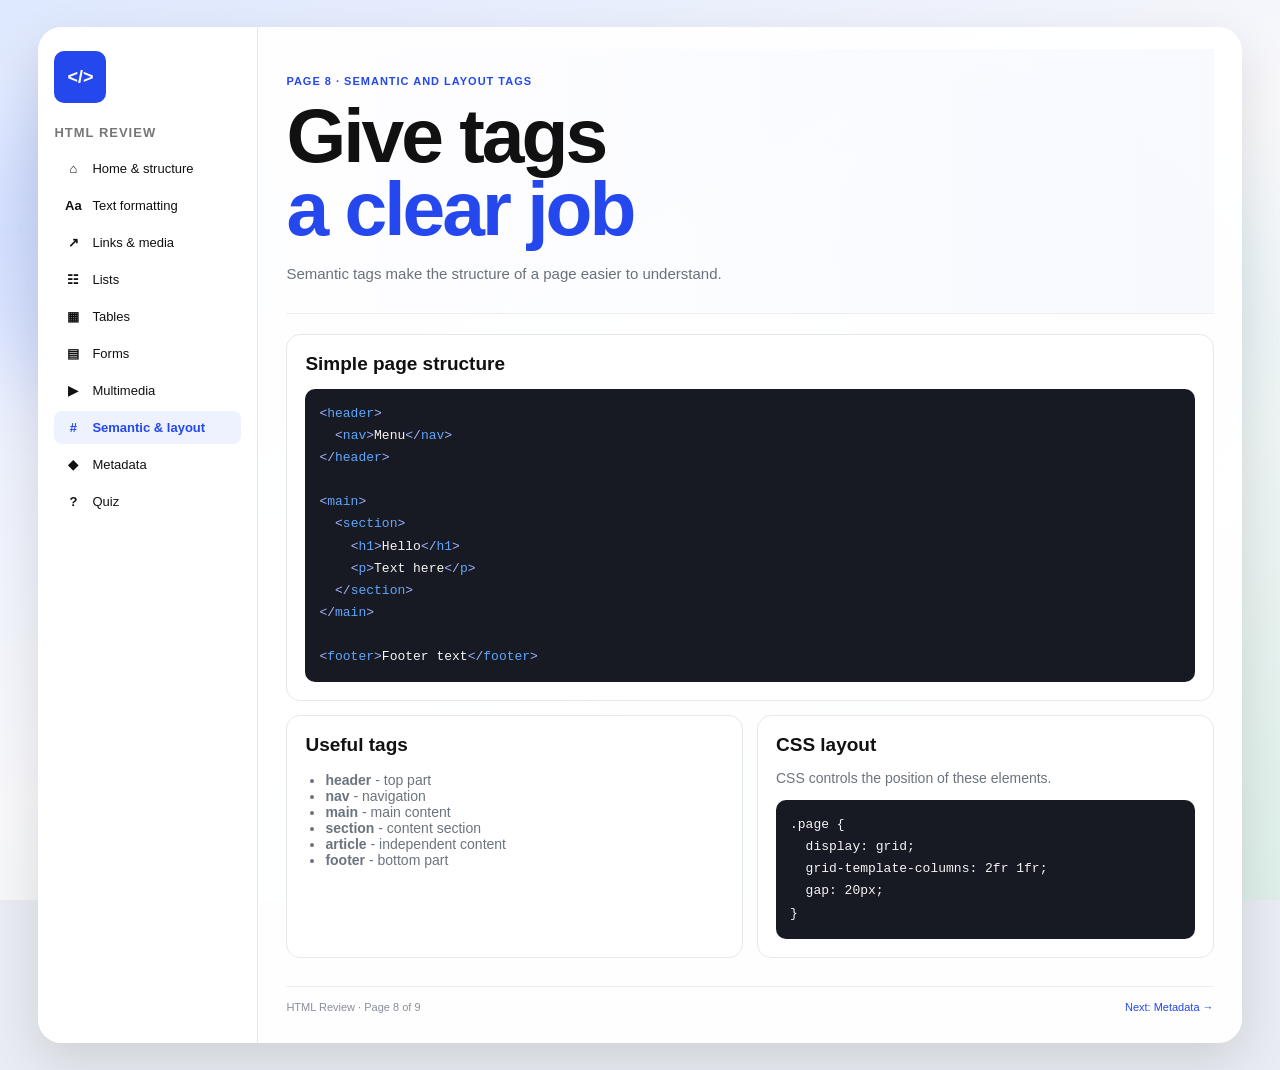
<file: semantic.html>
<!DOCTYPE html>
<html lang="en">
<head>
  <meta charset="UTF-8">
  <meta name="viewport" content="width=device-width, initial-scale=1.0">
  <meta name="description" content="HTML semantic and layout tags review.">
  <title>HTML Review - Semantic & layout</title>
  <link rel="stylesheet" href="css/style.css">
</head>
<body>
  <div class="site">
    <aside class="sidebar">
      <a class="logo" href="index.html">&lt;/&gt;</a>
      <h2>HTML review</h2>
      <nav>
        <ul>
          <li><a class="nav-link" href="index.html"><span class="icon">⌂</span>Home & structure</a></li>
          <li><a class="nav-link" href="formatting.html"><span class="icon">Aa</span>Text formatting</a></li>
          <li><a class="nav-link" href="links-media.html"><span class="icon">↗</span>Links & media</a></li>
          <li><a class="nav-link" href="lists.html"><span class="icon">☷</span>Lists</a></li>
          <li><a class="nav-link" href="tables.html"><span class="icon">▦</span>Tables</a></li>
          <li><a class="nav-link" href="forms.html"><span class="icon">▤</span>Forms</a></li>
          <li><a class="nav-link" href="multimedia.html"><span class="icon">▶</span>Multimedia</a></li>
          <li><a class="nav-link active" href="semantic.html"><span class="icon">#</span>Semantic & layout</a></li>
          <li><a class="nav-link" href="metadata.html"><span class="icon">◆</span>Metadata</a></li>
          <li><a class="nav-link" href="quiz.html"><span class="icon">?</span>Quiz</a></li>
        </ul>
      </nav>
    </aside>
    <main>
      <div class="page">
        <section class="hero">
          <p class="eyebrow">Page 8 · Semantic and layout tags</p>
          <h1>Give tags<br><span>a clear job</span></h1>
          <p>Semantic tags make the structure of a page easier to understand.</p>
        </section>

        <div class="content-grid">
          <section class="panel full">
            <h3>Simple page structure</h3>
<pre><code><span class="punct">&lt;</span><span class="tag">header</span><span class="punct">&gt;</span>
  <span class="punct">&lt;</span><span class="tag">nav</span><span class="punct">&gt;</span>Menu<span class="punct">&lt;/</span><span class="tag">nav</span><span class="punct">&gt;</span>
<span class="punct">&lt;/</span><span class="tag">header</span><span class="punct">&gt;</span>

<span class="punct">&lt;</span><span class="tag">main</span><span class="punct">&gt;</span>
  <span class="punct">&lt;</span><span class="tag">section</span><span class="punct">&gt;</span>
    <span class="punct">&lt;</span><span class="tag">h1</span><span class="punct">&gt;</span>Hello<span class="punct">&lt;/</span><span class="tag">h1</span><span class="punct">&gt;</span>
    <span class="punct">&lt;</span><span class="tag">p</span><span class="punct">&gt;</span>Text here<span class="punct">&lt;/</span><span class="tag">p</span><span class="punct">&gt;</span>
  <span class="punct">&lt;/</span><span class="tag">section</span><span class="punct">&gt;</span>
<span class="punct">&lt;/</span><span class="tag">main</span><span class="punct">&gt;</span>

<span class="punct">&lt;</span><span class="tag">footer</span><span class="punct">&gt;</span>Footer text<span class="punct">&lt;/</span><span class="tag">footer</span><span class="punct">&gt;</span></code></pre>
          </section>

          <section class="panel">
            <h3>Useful tags</h3>
            <ul>
              <li><strong>header</strong> - top part</li>
              <li><strong>nav</strong> - navigation</li>
              <li><strong>main</strong> - main content</li>
              <li><strong>section</strong> - content section</li>
              <li><strong>article</strong> - independent content</li>
              <li><strong>footer</strong> - bottom part</li>
            </ul>
          </section>

          <section class="panel">
            <h3>CSS layout</h3>
            <p>CSS controls the position of these elements.</p>
<pre><code>.page {
  display: grid;
  grid-template-columns: 2fr 1fr;
  gap: 20px;
}</code></pre>
          </section>
        </div>
        <footer>
          <span>HTML Review · Page 8 of 9</span>
          <a href="metadata.html">Next: Metadata →</a>
        </footer>
      </div>
    </main>
  </div>
</body>
</html>
</file>
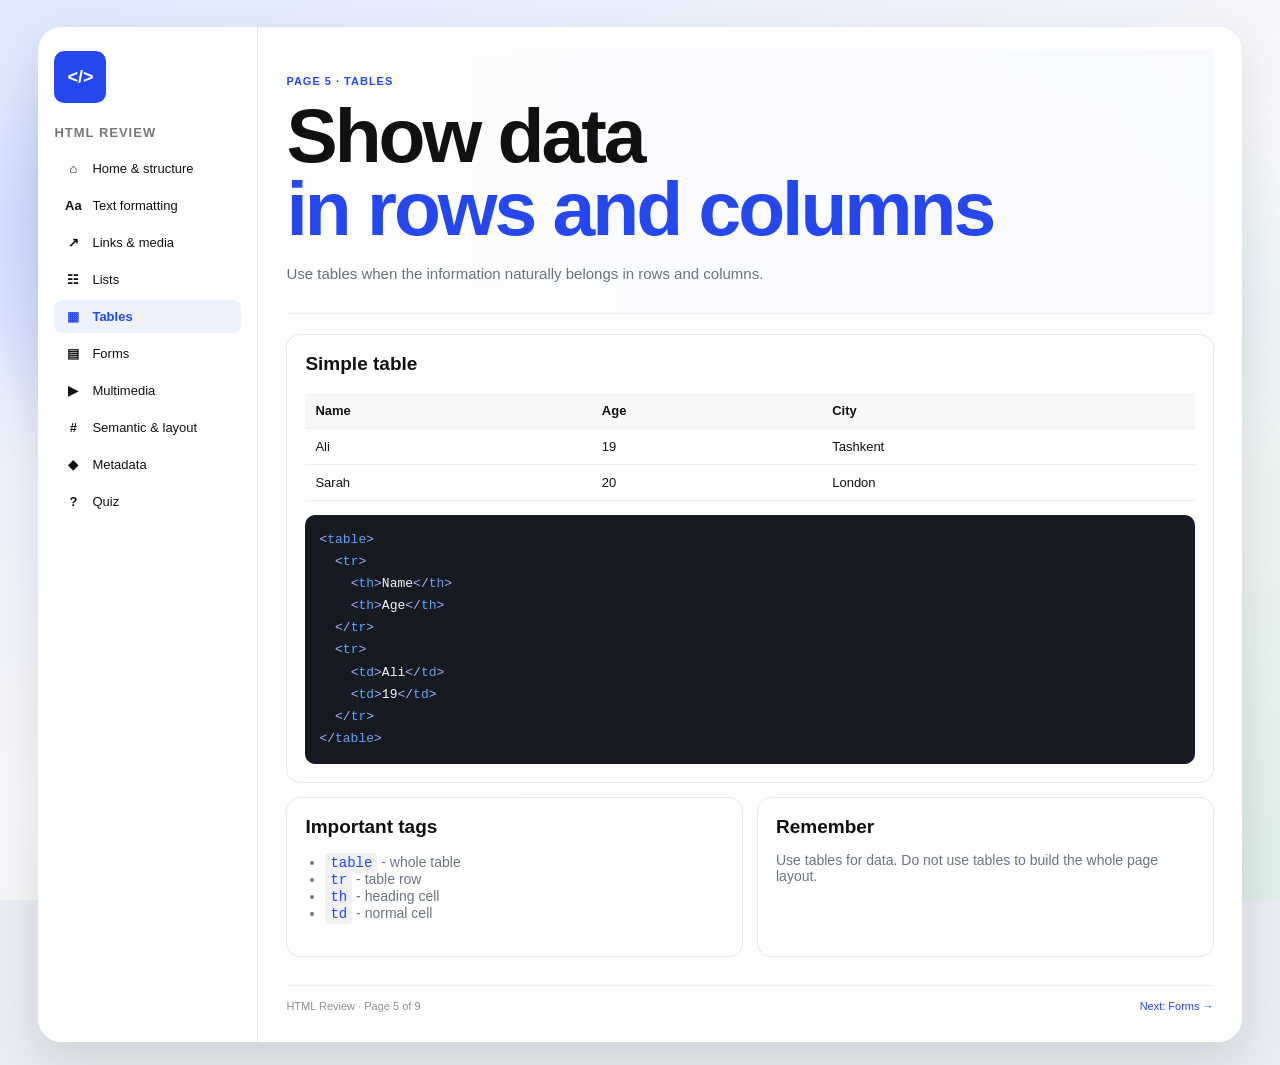
<file: tables.html>
<!DOCTYPE html>
<html lang="en">
<head>
  <meta charset="UTF-8">
  <meta name="viewport" content="width=device-width, initial-scale=1.0">
  <meta name="description" content="HTML tables review.">
  <title>HTML Review - Tables</title>
  <link rel="stylesheet" href="css/style.css">
</head>
<body>
  <div class="site">
    <aside class="sidebar">
      <a class="logo" href="index.html">&lt;/&gt;</a>
      <h2>HTML review</h2>
      <nav>
        <ul>
          <li><a class="nav-link" href="index.html"><span class="icon">⌂</span>Home & structure</a></li>
          <li><a class="nav-link" href="formatting.html"><span class="icon">Aa</span>Text formatting</a></li>
          <li><a class="nav-link" href="links-media.html"><span class="icon">↗</span>Links & media</a></li>
          <li><a class="nav-link" href="lists.html"><span class="icon">☷</span>Lists</a></li>
          <li><a class="nav-link active" href="tables.html"><span class="icon">▦</span>Tables</a></li>
          <li><a class="nav-link" href="forms.html"><span class="icon">▤</span>Forms</a></li>
          <li><a class="nav-link" href="multimedia.html"><span class="icon">▶</span>Multimedia</a></li>
          <li><a class="nav-link" href="semantic.html"><span class="icon">#</span>Semantic & layout</a></li>
          <li><a class="nav-link" href="metadata.html"><span class="icon">◆</span>Metadata</a></li>
          <li><a class="nav-link" href="quiz.html"><span class="icon">?</span>Quiz</a></li>
        </ul>
      </nav>
    </aside>
    <main>
      <div class="page">
        <section class="hero">
          <p class="eyebrow">Page 5 · Tables</p>
          <h1>Show data<br><span>in rows and columns</span></h1>
          <p>Use tables when the information naturally belongs in rows and columns.</p>
        </section>

        <div class="content-grid">
          <section class="panel full">
            <h3>Simple table</h3>
            <div class="table-box">
              <table>
                <tr>
                  <th>Name</th>
                  <th>Age</th>
                  <th>City</th>
                </tr>
                <tr>
                  <td>Ali</td>
                  <td>19</td>
                  <td>Tashkent</td>
                </tr>
                <tr>
                  <td>Sarah</td>
                  <td>20</td>
                  <td>London</td>
                </tr>
              </table>
            </div>
<pre><code><span class="punct">&lt;</span><span class="tag">table</span><span class="punct">&gt;</span>
  <span class="punct">&lt;</span><span class="tag">tr</span><span class="punct">&gt;</span>
    <span class="punct">&lt;</span><span class="tag">th</span><span class="punct">&gt;</span>Name<span class="punct">&lt;/</span><span class="tag">th</span><span class="punct">&gt;</span>
    <span class="punct">&lt;</span><span class="tag">th</span><span class="punct">&gt;</span>Age<span class="punct">&lt;/</span><span class="tag">th</span><span class="punct">&gt;</span>
  <span class="punct">&lt;/</span><span class="tag">tr</span><span class="punct">&gt;</span>
  <span class="punct">&lt;</span><span class="tag">tr</span><span class="punct">&gt;</span>
    <span class="punct">&lt;</span><span class="tag">td</span><span class="punct">&gt;</span>Ali<span class="punct">&lt;/</span><span class="tag">td</span><span class="punct">&gt;</span>
    <span class="punct">&lt;</span><span class="tag">td</span><span class="punct">&gt;</span>19<span class="punct">&lt;/</span><span class="tag">td</span><span class="punct">&gt;</span>
  <span class="punct">&lt;/</span><span class="tag">tr</span><span class="punct">&gt;</span>
<span class="punct">&lt;/</span><span class="tag">table</span><span class="punct">&gt;</span></code></pre>
          </section>

          <section class="panel">
            <h3>Important tags</h3>
            <ul>
              <li><code class="inline">table</code> - whole table</li>
              <li><code class="inline">tr</code> - table row</li>
              <li><code class="inline">th</code> - heading cell</li>
              <li><code class="inline">td</code> - normal cell</li>
            </ul>
          </section>

          <section class="panel">
            <h3>Remember</h3>
            <p>Use tables for data. Do not use tables to build the whole page layout.</p>
          </section>
        </div>
        <footer>
          <span>HTML Review · Page 5 of 9</span>
          <a href="forms.html">Next: Forms →</a>
        </footer>
      </div>
    </main>
  </div>
</body>
</html>
</file>
<file: css/style.css>
* {
  box-sizing: border-box;
}

body {
  margin: 0;
  font-family: Arial, Helvetica, sans-serif;
  color: #111111;
  background: #e9edf3 url("../images/background.svg") center / cover fixed no-repeat;
}

a {
  color: inherit;
  text-decoration: none;
}

.site {
  width: 94%;
  max-width: 1450px;
  min-height: 94vh;
  margin: 3vh auto;
  display: grid;
  grid-template-columns: 220px 1fr;
  background: rgba(255, 255, 255, 0.96);
  border-radius: 24px;
  overflow: hidden;
  box-shadow: 0 18px 50px rgba(0, 0, 0, 0.12);
}

.sidebar {
  padding: 24px 16px;
  border-right: 1px solid #e6e6e6;
  background: rgba(255, 255, 255, 0.94);
}

.logo {
  width: 52px;
  height: 52px;
  display: grid;
  place-items: center;
  margin-bottom: 22px;
  border-radius: 10px;
  background: #2447ee;
  color: white;
  font-size: 18px;
  font-weight: bold;
}

.sidebar h2 {
  margin: 0 0 12px;
  font-size: 13px;
  color: #777777;
  text-transform: uppercase;
  letter-spacing: 1px;
}

nav ul {
  padding: 0;
  margin: 0;
  list-style: none;
}

nav li {
  margin-bottom: 4px;
}

.nav-link {
  display: flex;
  align-items: center;
  gap: 8px;
  padding: 9px 8px;
  border-radius: 8px;
  font-size: 13px;
}

.nav-link:hover {
  background: #f2f4f8;
}

.nav-link.active {
  background: #eef2ff;
  color: #2447ee;
  font-weight: bold;
}

.icon {
  width: 22px;
  text-align: center;
  font-weight: bold;
}

main {
  min-width: 0;
}

.page {
  padding: 22px 28px 30px;
}

.hero {
  min-height: 265px;
  padding: 20px 0 25px;
  display: flex;
  justify-content: center;
  flex-direction: column;
  border-bottom: 1px solid #eeeeee;
  background: linear-gradient(90deg, transparent, rgba(244, 247, 255, 0.7));
}

.eyebrow {
  display: inline-block;
  margin: 0 0 12px;
  color: #2447ee;
  font-size: 11px;
  font-weight: bold;
  text-transform: uppercase;
  letter-spacing: 1px;
}

.hero h1 {
  max-width: 850px;
  margin: 0;
  font-size: clamp(45px, 6vw, 78px);
  line-height: 0.95;
  letter-spacing: -3px;
}

.hero h1 span {
  color: #2447ee;
}

.hero > p:last-child {
  max-width: 700px;
  margin: 20px 0 0;
  color: #69717c;
  font-size: 15px;
}

.section-title {
  margin: 26px 0 16px;
}

.section-title h2 {
  margin: 0 0 6px;
  font-size: 28px;
}

.section-title p {
  margin: 0;
  color: #6e7680;
}

.cards {
  display: grid;
  grid-template-columns: repeat(4, 1fr);
  gap: 14px;
}

.card,
.panel {
  border: 1px solid #e6e8ec;
  border-radius: 14px;
  background: white;
}

.card {
  min-height: 150px;
  padding: 16px;
}

.card:hover {
  transform: translateY(-2px);
  box-shadow: 0 10px 25px rgba(30, 45, 80, 0.08);
}

.card-icon {
  width: 38px;
  height: 38px;
  display: grid;
  place-items: center;
  border-radius: 9px;
  background: #f1f3f7;
  color: #2447ee;
  font-weight: bold;
}

.card small {
  display: block;
  margin-top: 12px;
  color: #999999;
  text-transform: uppercase;
  font-size: 10px;
  letter-spacing: 1px;
}

.card h3 {
  margin: 8px 0 5px;
  font-size: 19px;
}

.card p {
  margin: 0;
  color: #6e7680;
  font-size: 13px;
}

.content-grid {
  display: grid;
  grid-template-columns: 1fr 1fr;
  gap: 14px;
  margin-top: 20px;
}

.panel {
  padding: 18px;
}

.panel.full {
  grid-column: 1 / -1;
}

.panel h3 {
  margin: 0 0 10px;
  font-size: 19px;
}

.panel p,
.panel li {
  color: #6b737e;
  font-size: 14px;
}

.panel ul,
.panel ol {
  padding-left: 20px;
}

pre {
  margin: 14px 0 0;
  padding: 14px;
  overflow-x: auto;
  border-radius: 10px;
  background: #171a22;
  color: #f5f5f5;
  font: 13px/1.7 Consolas, monospace;
}

.tag {
  color: #60a5fa;
}

.attr {
  color: #4ade80;
}

.value {
  color: #fbbf24;
}

code.inline {
  padding: 2px 5px;
  border-radius: 4px;
  background: #f0f2f6;
  color: #2447ee;
}

.content-image,
.content-video {
  width: 100%;
  display: block;
  margin-top: 12px;
  border-radius: 10px;
}

a.link {
  color: #2447ee;
  font-weight: bold;
}

a.link:hover {
  text-decoration: underline;
}

a + a.link {
  margin-left: 8px;
}

.table-box {
  overflow-x: auto;
}

table {
  width: 100%;
  border-collapse: collapse;
  margin-top: 8px;
}

th,
td {
  padding: 10px;
  border-bottom: 1px solid #eeeeee;
  text-align: left;
  font-size: 13px;
}

th {
  background: #f7f8fa;
}

.demo-form {
  display: grid;
  grid-template-columns: 1fr 1fr;
  gap: 12px;
}

.field {
  display: grid;
  gap: 5px;
}

.field.full {
  grid-column: 1 / -1;
}

label {
  font-size: 13px;
  font-weight: bold;
}

input,
select,
textarea {
  width: 100%;
  padding: 9px 10px;
  border: 1px solid #d9dde4;
  border-radius: 8px;
  font: inherit;
}

textarea {
  min-height: 100px;
}

.buttons {
  grid-column: 1 / -1;
}

button {
  padding: 9px 14px;
  border: 0;
  border-radius: 8px;
  cursor: pointer;
  font-weight: bold;
}

button.primary {
  color: white;
  background: #2447ee;
}

button.secondary {
  margin-left: 6px;
  background: #eceff3;
}

.badges {
  display: flex;
  flex-wrap: wrap;
  gap: 6px;
}

.badge {
  padding: 6px 9px;
  border-radius: 999px;
  background: #f2f4f7;
  font-size: 11px;
}

.audio {
  width: 100%;
  margin-top: 10px;
}

iframe {
  width: 100%;
  height: 150px;
  margin-top: 10px;
  border: 1px solid #dddddd;
  border-radius: 10px;
}

footer {
  margin-top: 28px;
  padding-top: 14px;
  border-top: 1px solid #eeeeee;
  display: flex;
  justify-content: space-between;
  gap: 10px;
  color: #8a8f98;
  font-size: 11px;
}

footer a {
  color: #2447ee;
}

@media (max-width: 1100px) {
  .cards {
    grid-template-columns: repeat(2, 1fr);
  }
}

@media (max-width: 800px) {
  .site {
    width: 96%;
    margin: 2vh auto;
    grid-template-columns: 1fr;
  }

  .sidebar {
    border-right: 0;
    border-bottom: 1px solid #e6e6e6;
  }

  nav ul {
    display: grid;
    grid-template-columns: 1fr 1fr;
  }

  .content-grid {
    grid-template-columns: 1fr;
  }

  .cards {
    grid-template-columns: 1fr 1fr;
  }
}

@media (max-width: 550px) {
  .page {
    padding: 16px;
  }

  .hero h1 {
    font-size: 46px;
    letter-spacing: -2px;
  }

  .cards,
  .demo-form {
    grid-template-columns: 1fr;
  }

  .panel.full,
  .field.full,
  .buttons {
    grid-column: auto;
  }

  nav ul {
    grid-template-columns: 1fr;
  }

  footer {
    flex-direction: column;
  }
}

.punct {
  color: #a5b4fc;
}
</file>
